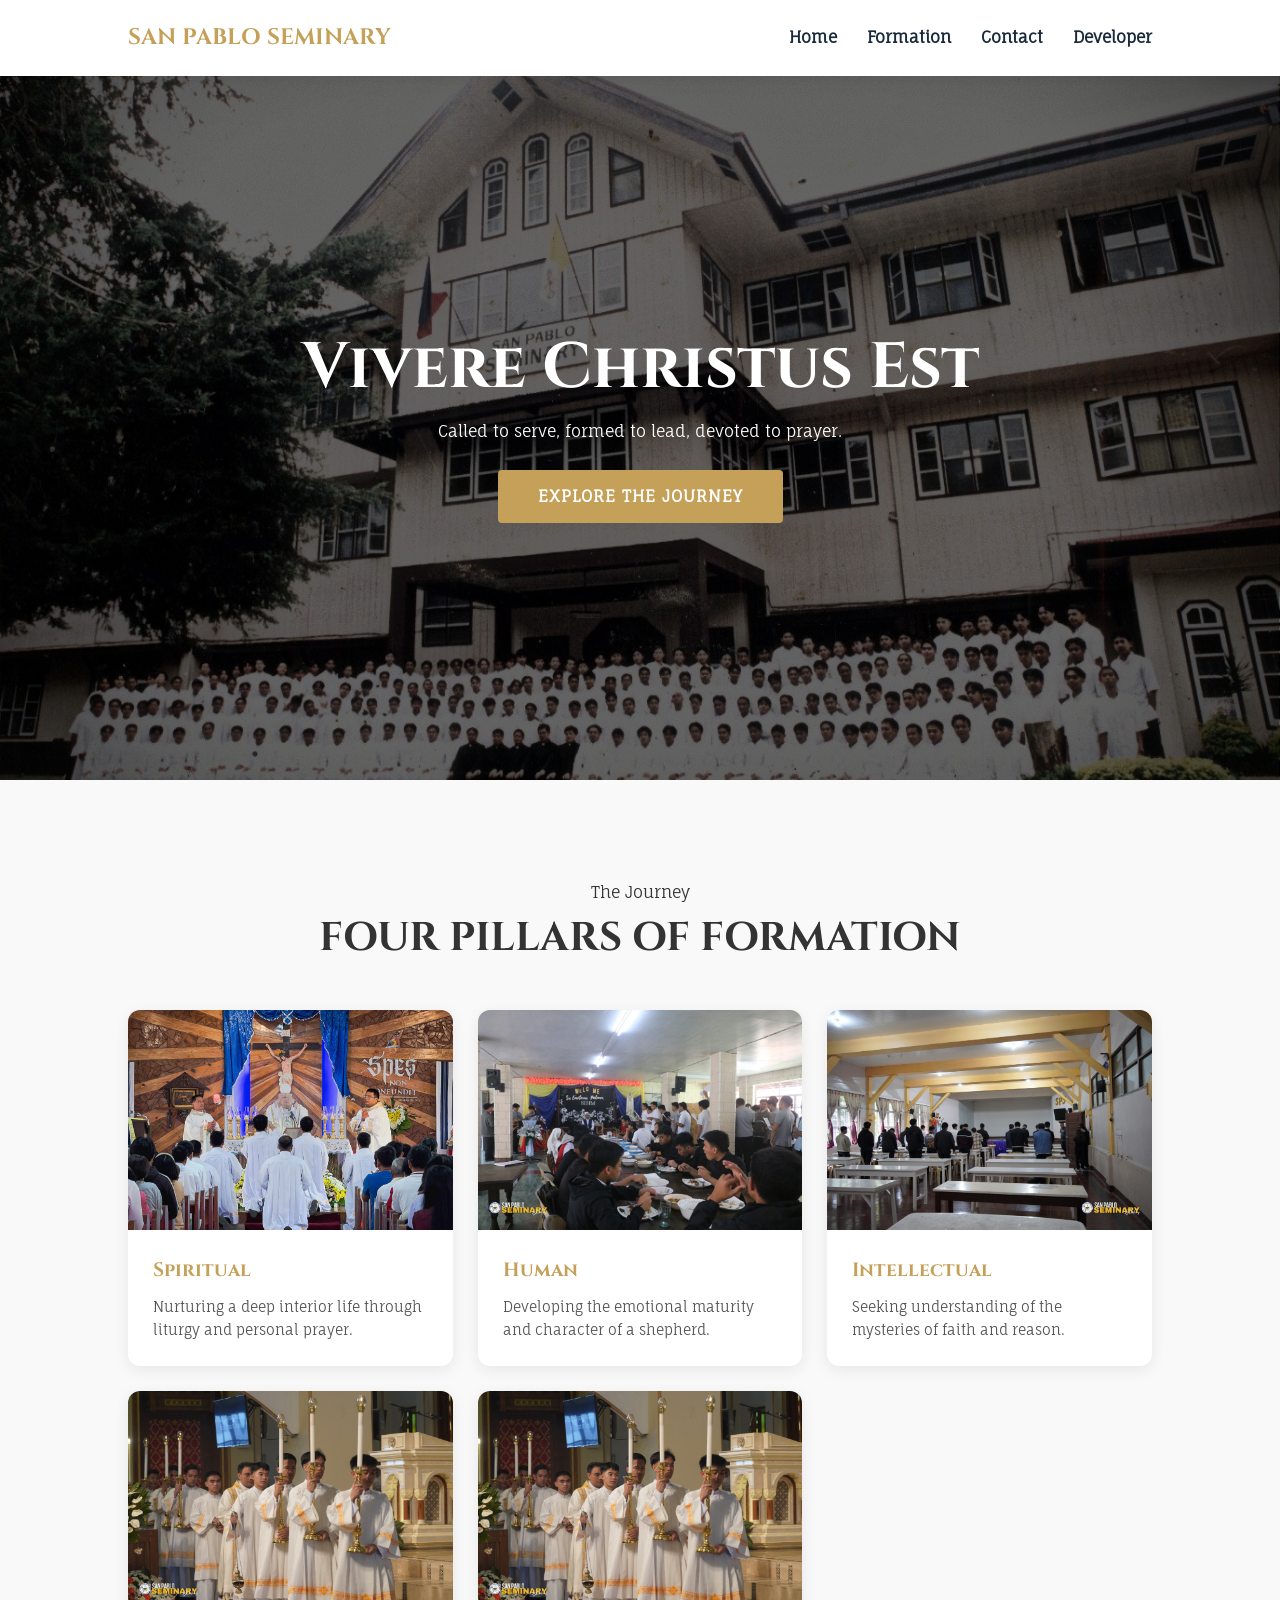
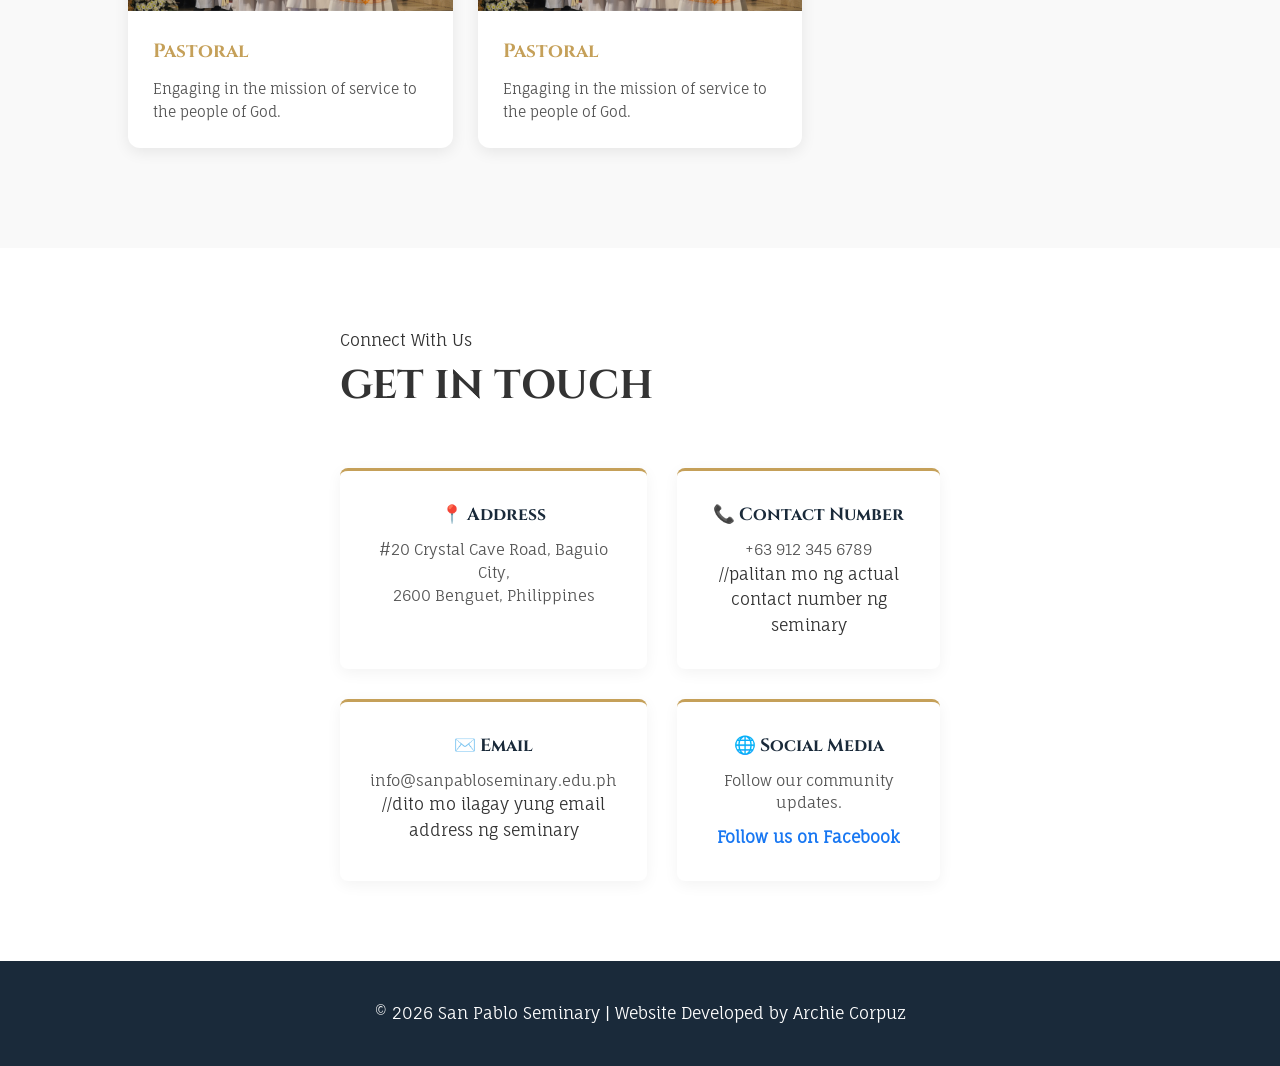
<file: index.html>
<!DOCTYPE html>
<html lang="en">
<head>
    <meta charset="UTF-8">
    <meta name="viewport" content="width=device-width, initial-scale=1.0">
    <title>SAN PABLO SEMINARY</title>
    <link rel="stylesheet" href="style.css">
    <link rel="icon" type="image/png" class="icon" href="logo.png">
    <link href="https://fonts.googleapis.com/css2?family=Cinzel:wght@400;700&family=Fauna+One&display=swap" rel="stylesheet">
</head>
<body>

    
    <nav class="navbar">
        <div class="logo">SAN PABLO SEMINARY</div>
        <ul class="nav-links">
            <li><a href="#home">Home</a></li>
            <li><a href="#pillars">Formation</a></li>
            <li><a href="#contact-section">Contact</a></li>
            <li><a href="developer.html">Developer</a></li>
        </ul>
    </nav>

    <header id="home" class="hero">
        <div class="hero-content">
            <h1>Vivere Christus Est</h1>
            <p>Called to serve, formed to lead, devoted to prayer.</p>
            <a href="#pillars" class="cta-button">Explore the Journey</a>
        </div>
    </header>

    <section id="pillars" class="pillars-section">
    <div class="section-header">
        <span class="subtitle">The Journey</span>
        <h2>Four Pillars of Formation</h2>
    </div>

    <div class="pillars-grid">
        <a href="spiritual.html" class="pillar-card-link">
            <div class="pillar-card spiritual">
                <div class="card-image"></div>
                <div class="card-inner">
                    <h3>Spiritual</h3>
                    <p>Nurturing a deep interior life through liturgy and personal prayer.</p>
                </div>
            </div>
        </a>

        <a href="human.html" class="pillar-card-link">
            <div class="pillar-card human">
                <div class="card-image"></div>
                <div class="card-inner">
                    <h3>Human</h3>
                    <p>Developing the emotional maturity and character of a shepherd.</p>
                </div>
            </div>
        </a>

        <a href="intellectual.html" class="pillar-card-link">
            <div class="pillar-card intellectual">
                <div class="card-image"></div>
                <div class="card-inner">
                    <h3>Intellectual</h3>
                    <p>Seeking understanding of the mysteries of faith and reason.</p>
                </div>
            </div>
        </a>

        <a href="pastoral.html" class="pillar-card-link">
            <div class="pillar-card pastoral">
                <div class="card-image"></div>
                <div class="card-inner">
                    <h3>Pastoral</h3>
                    <p>Engaging in the mission of service to the people of God.</p>
                </div>
            </div>
        </a>

        <a href="pastoral.html" class="pillar-card-link">
            <div class="pillar-card pastoral">
                <div class="card-image"></div>
                <div class="card-inner">
                    <h3>Pastoral</h3>
                    <p>Engaging in the mission of service to the people of God.</p>
                </div>
            </div>
        </a>
    </div>
</section>


    <section class="contact-section" id="contact-section">
    <div class="contact-container">
        <div class="section-header">
            <span class="subtitle">Connect With Us</span>
            <h2>Get in Touch</h2>
        </div>

        <div class="contact-grid-2x2">
            <!-- Top Left: Address -->
            <div class="contact-box">
                <h3>📍 Address</h3>
                <p>#20 Crystal Cave Road, Baguio City,<br>2600 Benguet, Philippines</p>
            </div>

            <!-- Top Right: Contact Number -->
            <div class="contact-box">
                <h3>📞 Contact Number</h3>
                <p>+63 912 345 6789</p> //palitan mo ng actual contact number ng seminary
            </div>

            <!-- Bottom Left: Email -->
            <div class="contact-box">
                <h3>✉️ Email</h3>
                <p>info@sanpabloseminary.edu.ph</p> //dito mo ilagay yung email address ng seminary
            </div>

            <!-- Bottom Right: Social Media -->
            <div class="contact-box">
                <h3>🌐 Social Media</h3>
                <p>Follow our community updates.</p>
                <a href="https://www.facebook.com/SPSGladius" target="_blank" class="fb-link">Follow us on Facebook</a>
            </div>
        </div>
    </div>
</section>

    <footer>
        <p>© 2026 San Pablo Seminary | Website Developed by Archie Corpuz</p>
    </footer>

</body>
</html>
</file>
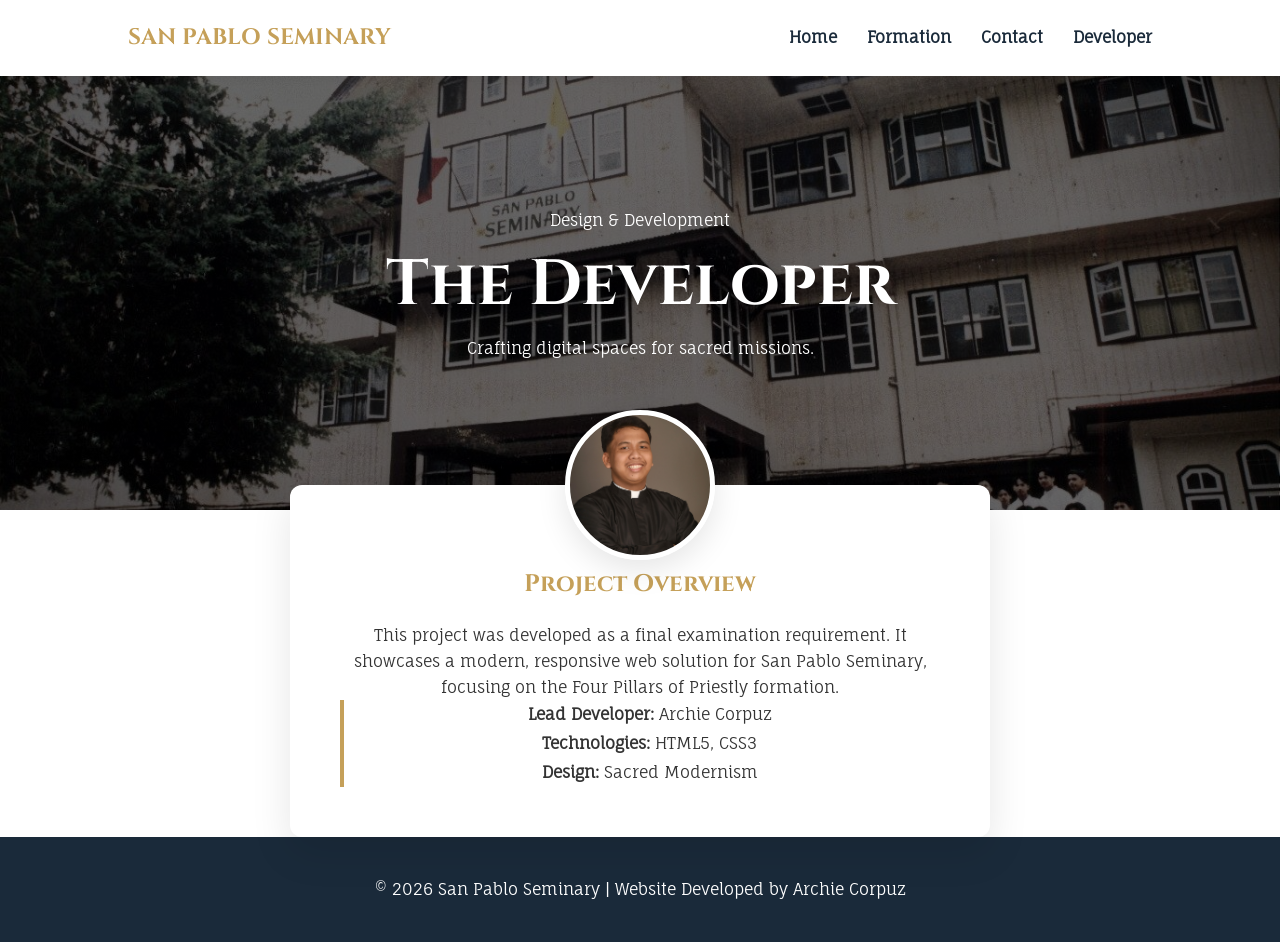
<file: developer.html>
<!DOCTYPE html>
<html lang="en">
<head>
    <meta charset="UTF-8">
    <meta name="viewport" content="width=device-width, initial-scale=1.0">
    <title>Developer Credits | Archie Corpuz</title>
    <link rel="icon" type="image/png" class="icon" href="logo.png">
    <link rel="stylesheet" href="style.css">
    <link href="https://fonts.googleapis.com/css2?family=Cinzel:wght@400;700&family=Fauna+One&display=swap" rel="stylesheet">
</head>
<body>

    <nav class="navbar">
        <div class="logo">SAN PABLO SEMINARY</div>
        <ul class="nav-links">
            <li><a href="index.html#home">Home</a></li>
            <li><a href="index.html#pillars">Formation</a></li>
            <li><a href="index.html#contact-section">Contact</a></li>
            <li><a href="developer.html">Developer</a></li>
        </ul>
    </nav>

    <header class="hero dev-hero">
        <div class="hero-content">
            <span class="subtitle">Design & Development</span>
            <h1>The Developer</h1>
            <p>Crafting digital spaces for sacred missions.</p>
        </div>
    </header>

    <section class="info">
        <div class="container dev-profile">
            <div class="profile-pic-container">
                <div class="profile-pic"></div>
            </div>

            <div class="dev-card">
                <h2>Project Overview</h2>
                <p>This project was developed as a final examination requirement. It showcases a modern, responsive web solution for San Pablo Seminary, focusing on the Four Pillars of Priestly formation.</p>
                
                <div class="dev-details">
                    <p><strong>Lead Developer:</strong> Archie Corpuz</p>
                    <p><strong>Technologies:</strong> HTML5, CSS3</p>
                    <p><strong>Design:</strong> Sacred Modernism</p>
                </div>

            </div>
        </div>
    </section>

    <footer>
        <p>© 2026 San Pablo Seminary | Website Developed by Archie Corpuz</p>
    </footer>

</body>
</html>
</file>
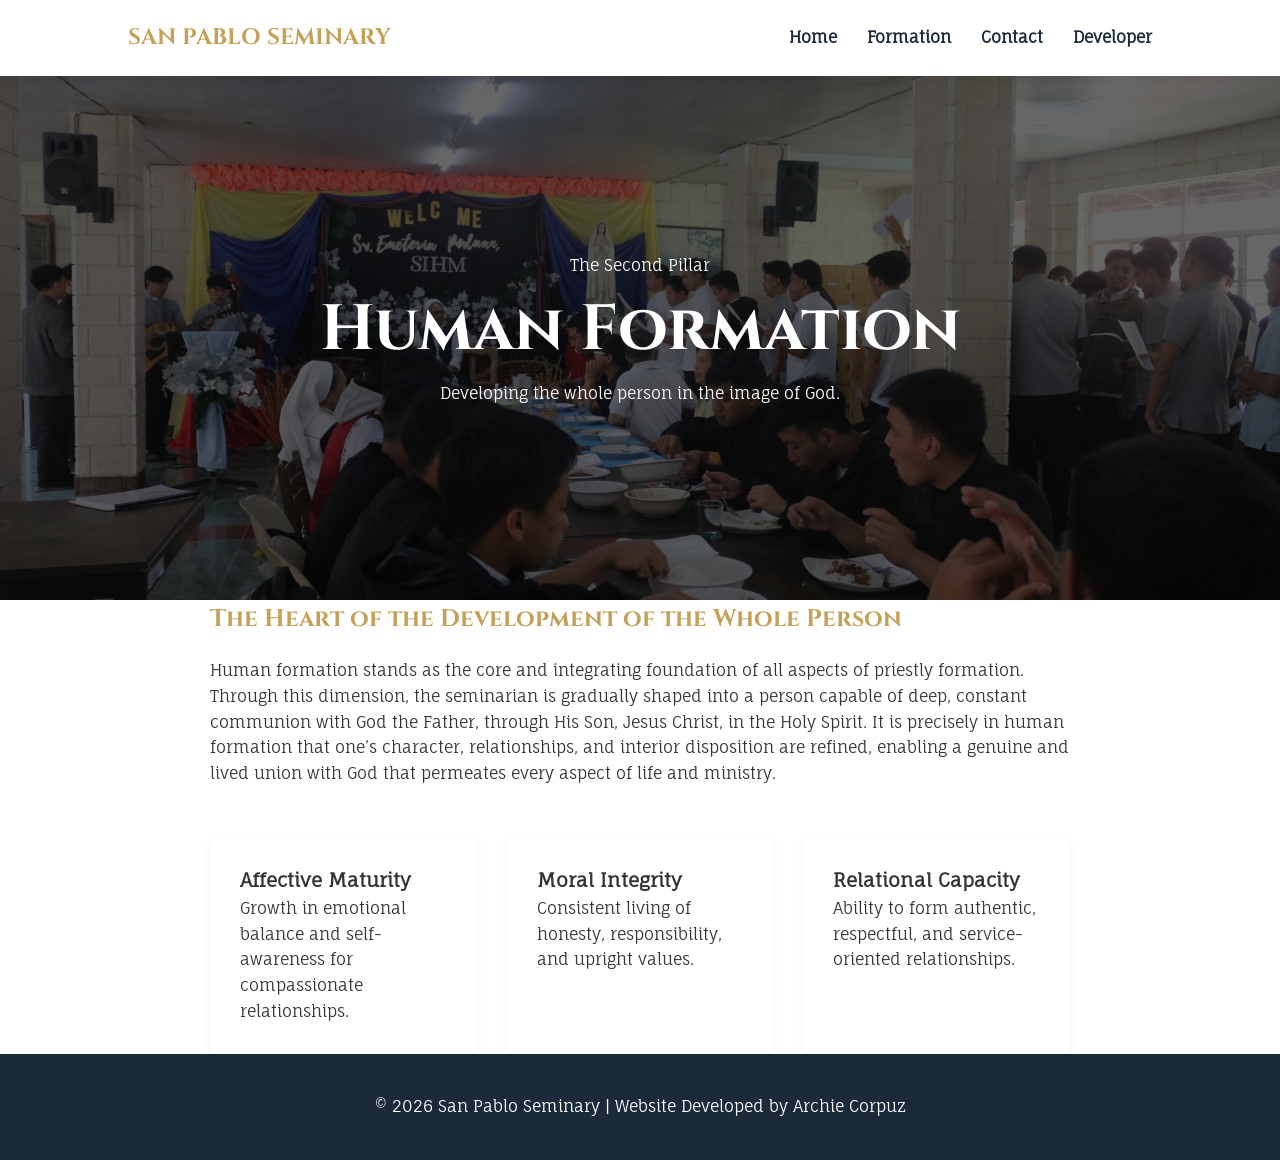
<file: human.html>
<!DOCTYPE html>
<html lang="en">
<head>
    <meta charset="UTF-8">
    <meta name="viewport" content="width=device-width, initial-scale=1.0">
    <title>Human Formation | Seminary Life</title>
    <link rel="icon" type="image/png" class="icon" href="logo.png">
    <link rel="stylesheet" href="style.css">
    <link href="https://fonts.googleapis.com/css2?family=Cinzel:wght@400;700&family=Fauna+One&display=swap" rel="stylesheet">
</head>
<body>

    <nav class="navbar">
        <div class="logo">SAN PABLO SEMINARY</div>
        <ul class="nav-links">
            <li><a href="index.html#home">Home</a></li>
            <li><a href="index.html#pillars">Formation</a></li>
            <li><a href="index.html#contact-section">Contact</a></li>
            <li><a href="developer.html">Developer</a></li>
        </ul>
    </nav>

    <header class="hero human-hero">
        <div class="hero-content">
            <span class="subtitle">The Second Pillar</span>
            <h1>Human Formation</h1>
            <p>Developing the whole person in the image of God.</p>
        </div>
    </header>

    <section class="info">
        <div class="container">
            <h2>The Heart of the Development of the Whole Person</h2>
            <p>
                Human formation stands as the core and integrating foundation of all aspects of priestly formation. 
                Through this dimension, the seminarian is gradually shaped into a person capable of deep, constant communion with God the Father, through His Son, Jesus Christ, in the Holy Spirit. 
                It is precisely in human formation that one’s character, relationships, and interior disposition are refined, enabling a genuine and lived union with God that permeates every aspect of life and ministry.
            </p>

            <div class="features">
                <div class="feature">
                    <h3>Affective Maturity</h3>
                    <p>Growth in emotional balance and self-awareness for compassionate relationships.</p>
                </div>
                <div class="feature">
                    <h3>Moral Integrity</h3>
                    <p>Consistent living of honesty, responsibility, and upright values.</p>
                </div>
                <div class="feature">
                    <h3>Relational Capacity</h3>
                    <p>Ability to form authentic, respectful, and service-oriented relationships.</p>
                </div>
            </div>
        </div>
    </section>

    <footer>
        <p>© 2026 San Pablo Seminary | Website Developed by Archie Corpuz</p>
    </footer>

</body>
</html>
</file>
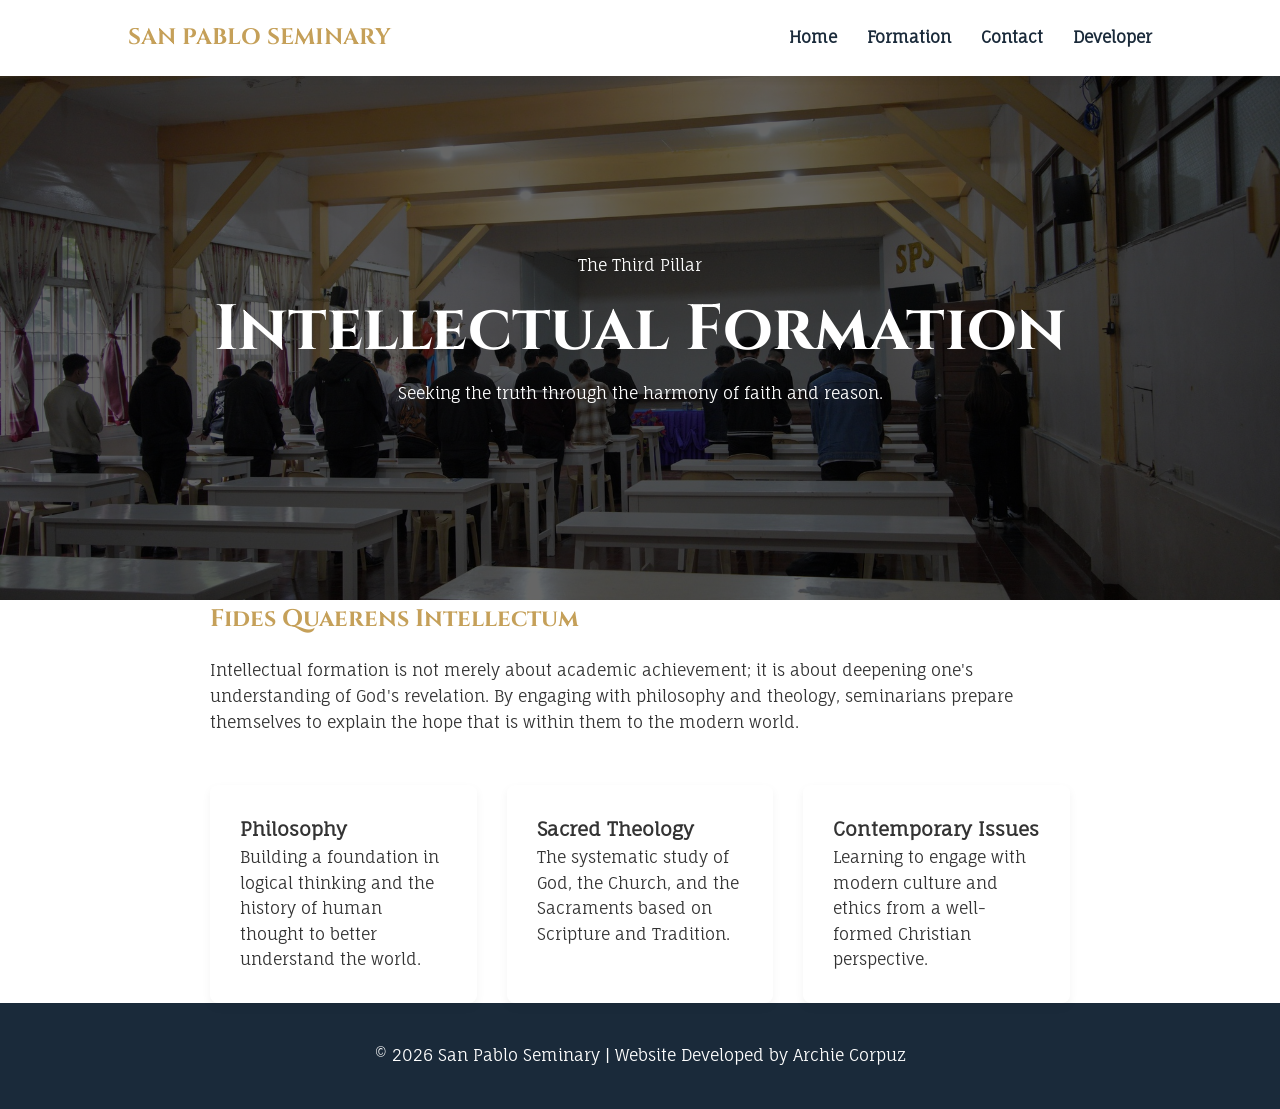
<file: intellectual.html>
<!DOCTYPE html>
<html lang="en">
<head>
    <meta charset="UTF-8">
    <meta name="viewport" content="width=device-width, initial-scale=1.0">
    <title>Intellectual Formation | San Pablo Seminary</title>
    <link rel="icon" type="image/png" class="icon" href="logo.png">
    <link rel="stylesheet" href="style.css">
    <link href="https://fonts.googleapis.com/css2?family=Cinzel:wght@400;700&family=Fauna+One&display=swap" rel="stylesheet">
</head>
<body>

    <nav class="navbar">
        <div class="logo">SAN PABLO SEMINARY</div>
        <ul class="nav-links">
            <li><a href="index.html#home">Home</a></li>
            <li><a href="index.html#pillars">Formation</a></li>
            <li><a href="index.html#contact-section">Contact</a></li>
            <li><a href="developer.html">Developer</a></li>
        </ul>
    </nav>

    <header class="hero intellectual-hero">
        <div class="hero-content">
            <span class="subtitle">The Third Pillar</span>
            <h1>Intellectual Formation</h1>
            <p>Seeking the truth through the harmony of faith and reason.</p>
        </div>
    </header>

    <section class="info">
        <div class="container">
            <h2>Fides Quaerens Intellectum</h2>
            <p class="intro-text">
                Intellectual formation is not merely about academic achievement; it is about 
                deepening one's understanding of God's revelation. By engaging with philosophy 
                and theology, seminarians prepare themselves to explain the hope that is 
                within them to the modern world.
            </p>

            <div class="features">
                <div class="feature">
                    <h3>Philosophy</h3>
                    <p>Building a foundation in logical thinking and the history of human thought to better understand the world.</p>
                </div>
                <div class="feature">
                    <h3>Sacred Theology</h3>
                    <p>The systematic study of God, the Church, and the Sacraments based on Scripture and Tradition.</p>
                </div>
                <div class="feature">
                    <h3>Contemporary Issues</h3>
                    <p>Learning to engage with modern culture and ethics from a well-formed Christian perspective.</p>
                </div>
            </div>
        </div>
    </section>

    <footer>
        <p>© 2026 San Pablo Seminary | Website Developed by Archie Corpuz</p>
    </footer>

</body>
</html>
</file>
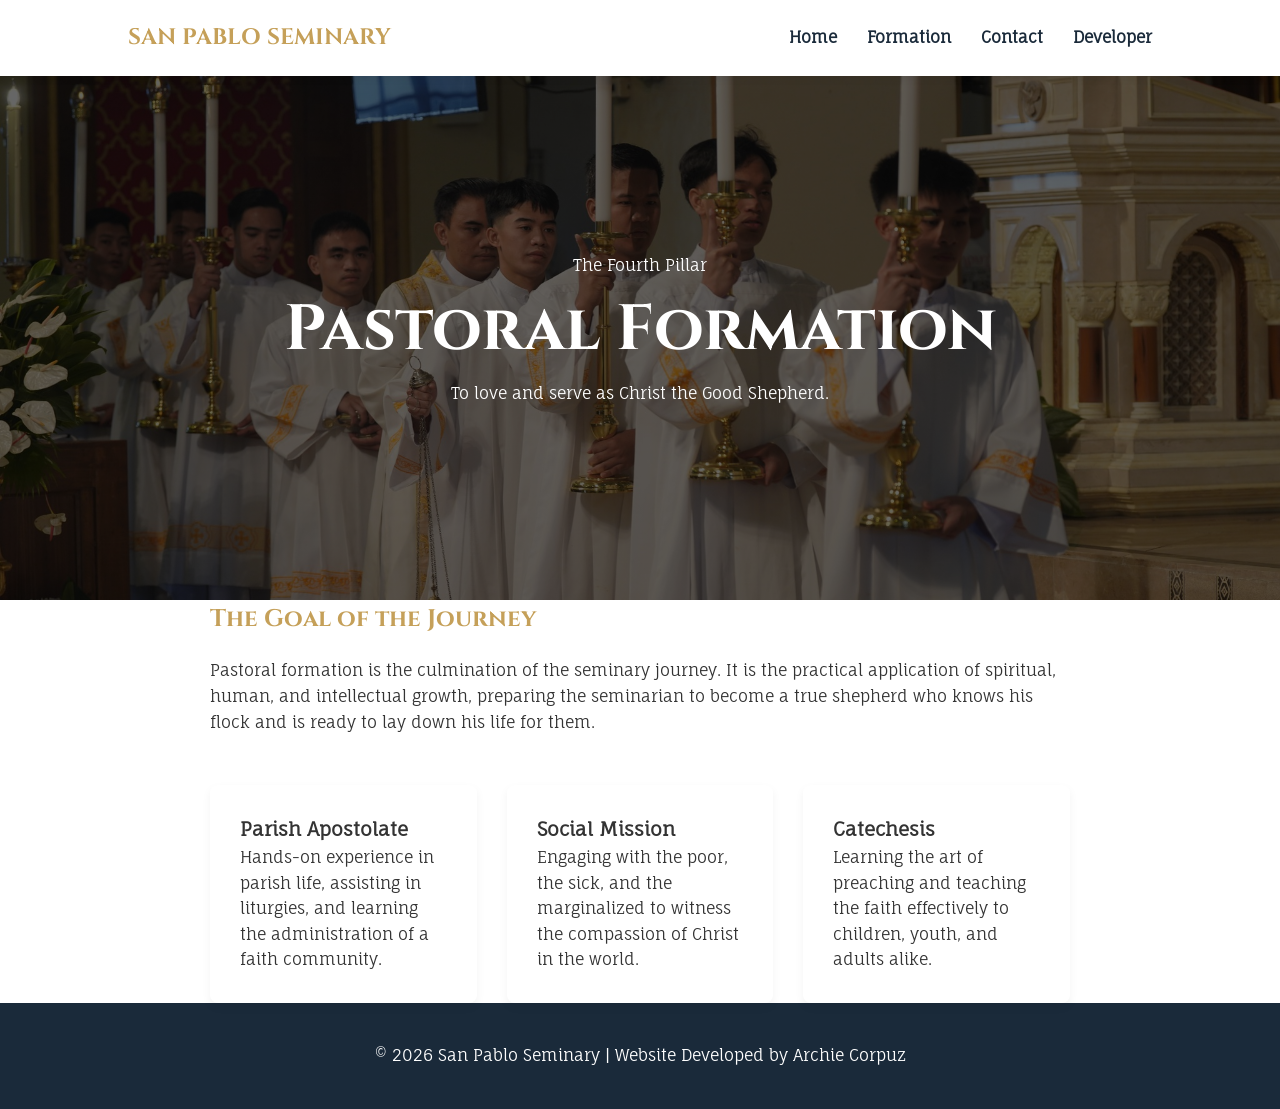
<file: pastoral.html>
<!DOCTYPE html>
<html lang="en">
<head>
    <meta charset="UTF-8">
    <meta name="viewport" content="width=device-width, initial-scale=1.0">
    <title>Pastoral Formation | Seminary Life</title>
    <link rel="icon" type="image/png" class="icon" href="logo.png">
    <link rel="stylesheet" href="style.css">
    <link href="https://fonts.googleapis.com/css2?family=Cinzel:wght@400;700&family=Fauna+One&display=swap" rel="stylesheet">
</head>
<body>

    <nav class="navbar">
        <div class="logo">SAN PABLO SEMINARY</div>
        <ul class="nav-links">
            <li><a href="index.html#home">Home</a></li>
            <li><a href="index.html#pillars">Formation</a></li>
            <li><a href="index.html#contact-section">Contact</a></li>
            <li><a href="developer.html">Developer</a></li>
        </ul>
    </nav>

    <header class="hero pastoral-hero">
        <div class="hero-content">
            <span class="subtitle">The Fourth Pillar</span>
            <h1>Pastoral Formation</h1>
            <p>To love and serve as Christ the Good Shepherd.</p>
        </div>
    </header>

    <section class="info">
        <div class="container">
            <h2>The Goal of the Journey</h2>
            <p>
                Pastoral formation is the culmination of the seminary journey. It is the 
                practical application of spiritual, human, and intellectual growth, 
                preparing the seminarian to become a true shepherd who knows his flock 
                and is ready to lay down his life for them.
            </p>

            <div class="features">
                <div class="feature">
                    <h3>Parish Apostolate</h3>
                    <p>Hands-on experience in parish life, assisting in liturgies, and learning the administration of a faith community.</p>
                </div>
                <div class="feature">
                    <h3>Social Mission</h3>
                    <p>Engaging with the poor, the sick, and the marginalized to witness the compassion of Christ in the world.</p>
                </div>
                <div class="feature">
                    <h3>Catechesis</h3>
                    <p>Learning the art of preaching and teaching the faith effectively to children, youth, and adults alike.</p>
                </div>
            </div>
        </div>
    </section>

    <footer>
        <p>© 2026 San Pablo Seminary | Website Developed by Archie Corpuz</p>
    </footer>

</body>
</html>
</file>
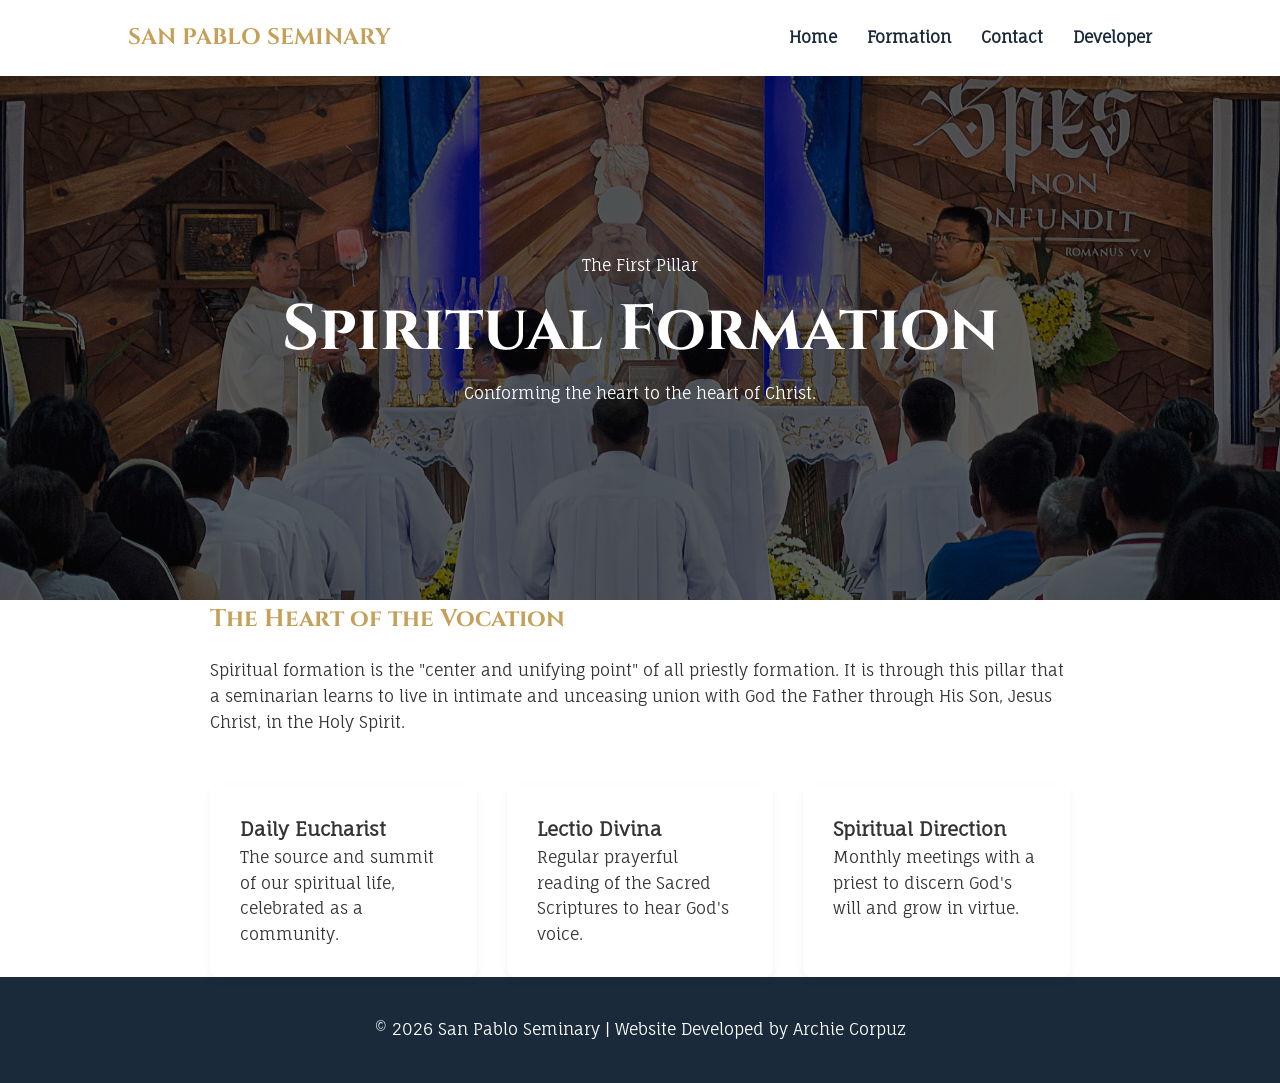
<file: spiritual.html>
<!DOCTYPE html>
<html lang="en">
<head>
    <meta charset="UTF-8">
    <meta name="viewport" content="width=device-width, initial-scale=1.0">
    <title>Spiritual Formation | Seminary Life</title>
    <link rel="icon" type="image/png" class="icon" href="logo.png">
    <link rel="stylesheet" href="style.css">
    <link href="https://fonts.googleapis.com/css2?family=Cinzel:wght@400;700&family=Fauna+One&display=swap" rel="stylesheet">
</head>
<body>

    <nav class="navbar">
        <div class="logo">SAN PABLO SEMINARY</div>
        <ul class="nav-links">
            <li><a href="index.html#home">Home</a></li>
            <li><a href="index.html#pillars">Formation</a></li>
            <li><a href="index.html#contact-section">Contact</a></li>
            <li><a href="developer.html">Developer</a></li>
        </ul>
    </nav>

    <header class="hero spiritual-hero">
        <div class="hero-content">
            <span class="subtitle">The First Pillar</span>
            <h1>Spiritual Formation</h1>
            <p>Conforming the heart to the heart of Christ.</p>
        </div>
    </header>

    <section class="info">
        <div class="container">
            <h2>The Heart of the Vocation</h2>
            <p>
                Spiritual formation is the "center and unifying point" of all priestly formation. 
                It is through this pillar that a seminarian learns to live in intimate and unceasing 
                union with God the Father through His Son, Jesus Christ, in the Holy Spirit.
            </p>

            <div class="features">
                <div class="feature">
                    <h3>Daily Eucharist</h3>
                    <p>The source and summit of our spiritual life, celebrated as a community.</p>
                </div>
                <div class="feature">
                    <h3>Lectio Divina</h3>
                    <p>Regular prayerful reading of the Sacred Scriptures to hear God's voice.</p>
                </div>
                <div class="feature">
                    <h3>Spiritual Direction</h3>
                    <p>Monthly meetings with a priest to discern God's will and grow in virtue.</p>
                </div>
            </div>
        </div>
    </section>

    <footer>
        <p>© 2026 San Pablo Seminary | Website Developed by Archie Corpuz</p>
    </footer>

</body>
</html>
</file>
<file: style.css>
:root {
    --gold: #c5a059;
    --dark-blue: #1a2a3a;
    --light-gray: #f9f9f9;
    --white: #ffffff;
    --text: #333333;
}

/* 1. Global Reset */
* {
    margin: 0;
    padding: 0;
    box-sizing: border-box;
}

html {
    scroll-behavior: smooth;
}

body {
    font-family: 'Fauna One', serif;
    color: var(--text);
    line-height: 1.6;
    background-color: var(--white);
}

/* 2. Navbar */
.navbar {
    display: flex;
    justify-content: space-between;
    align-items: center;
    padding: 20px 10%;
    background: var(--white);
    position: fixed;
    width: 100%;
    top: 0;
    z-index: 1000;
    box-shadow: 0 2px 10px rgba(0,0,0,0.05);
}

.logo {
    font-family: 'Cinzel', serif;
    font-weight: 700;
    color: var(--gold);
    font-size: 1.4rem;
}


/* Fix for the Hero Call-to-Action Button */
.cta-button {
    display: inline-block !important;
    margin-top: 25px !important;
    padding: 14px 40px !important;
    background-color: var(--gold) !important; /* Forces the gold background */
    color: #ffffff !important; /* Forces white text */
    text-decoration: none !important; /* Removes the underline */
    border-radius: 4px;
    font-weight: 700;
    text-transform: uppercase;
    letter-spacing: 1px;
    transition: all 0.3s ease;
    border: none;
}

.cta-button:hover {
    background-color: #a68546 !important; /* Darker gold on hover */
    transform: translateY(-3px);
    box-shadow: 0 5px 15px rgba(0,0,0,0.3);
    color: #ffffff !important;
}
.nav-links {
    display: flex;
    list-style: none;
}

.nav-links li { margin-left: 30px; }

.nav-links a {
    text-decoration: none;
    color: var(--dark-blue);
    font-weight: 600;
    transition: 0.3s;
}

.nav-links a:hover { color: var(--gold); }

/* 3. Hero Section */
.hero {
    height: 80vh;
    background: linear-gradient(rgba(0,0,0,0.6), rgba(0,0,0,0.6)), url('front-cover.jpg') center/cover no-repeat;
    display: flex;
    justify-content: center;
    align-items: center;
    text-align: center;
    color: var(--white);
    margin-top: 60px; /* Space for fixed navbar */
}

.hero-content h1 {
    font-family: 'Cinzel', serif;
    font-size: 4rem;
}

/* 4. Pillars Section */
.pillars-section {
    padding: 100px 10%;
    background: var(--light-gray);
    text-align: center;
}

.section-header h2 {
    font-family: 'Cinzel', serif;
    font-size: 2.5rem;
    margin-bottom: 40px;
    text-transform: uppercase;
}

.pillars-grid {
    display: grid;
    grid-template-columns: repeat(auto-fit, minmax(250px, 1fr));
    gap: 25px;
}

/* 5. The Clickable Card Design */
.pillar-card-link {
    text-decoration: none;
    color: inherit;
    display: block;
}

.pillar-card {
    background: white;
    border-radius: 12px;
    overflow: hidden;
    box-shadow: 0 4px 15px rgba(0,0,0,0.08);
    transition: transform 0.3s ease, box-shadow 0.3s ease;
    height: 100%;
    display: flex;
    flex-direction: column;
}

/* THE IMAGE PART - Matches your HTML <div class="card-image"> */
.card-image {
    height: 220px;
    background-size: cover;
    background-position: center;
}

/* Link to your specific filenames */
.spiritual .card-image { background-image: url('spiritual_formation.jpg'); }
.human .card-image { background-image: url('human_formation.jpg'); }
.intellectual .card-image { background-image: url('intellectual_formation.jpg'); }
.pastoral .card-image { background-image: url('pastoral_formation.jpg'); }

/* THE TEXT PART - Matches your HTML <div class="card-inner"> */
.card-inner {
    padding: 25px;
    text-align: left;
    flex-grow: 1;
}

.card-inner h3 {
    font-family: 'Cinzel', serif;
    color: var(--gold);
    margin-bottom: 10px;
    font-size: 1.2rem;
}

.card-inner p {
    font-size: 0.9rem;
    color: #555;
}

/* Hover effect for the whole card */
.pillar-card-link:hover .pillar-card {
    transform: translateY(-10px);
    box-shadow: 0 12px 30px rgba(0,0,0,0.15);
}

/* 6. Contact & Footer */
.contact-section { padding: 80px 10%; }
.contact-container { max-width: 600px; margin: 0 auto; }

form input, form textarea {
    width: 100%;
    padding: 15px;
    margin-bottom: 15px;
    border: 1px solid #ddd;
    border-radius: 4px;
}

.submit-btn {
    width: 100%;
    padding: 15px;
    background: var(--dark-blue);
    color: white;
    border: none;
    cursor: pointer;
}

footer {
    padding: 40px;
    text-align: center;
    background: var(--dark-blue);   
    color: white;
}

/* Spiritual Page Specific Hero */
.spiritual-hero {
    /* Use your spiritual formation photo here */
    background: linear-gradient(rgba(0,0,0,0.6), rgba(0,0,0,0.6)), url('spiritual_formation.jpg') center/cover no-repeat;
    height: 60vh; /* Shorter than the home page hero */
}


.human-hero {
    /* Use your human formation photo here */
    background: linear-gradient(rgba(0,0,0,0.6), rgba(0,0,0,0.6)), url('human_formation.jpg') center/cover no-repeat;
    height: 60vh; /* Shorter than the home page hero */

}

.intellectual-hero {
    /* Use your human formation photo here */
    background: linear-gradient(rgba(0,0,0,0.6), rgba(0,0,0,0.6)), url('intellectual_formation.jpg') center/cover no-repeat;
    height: 60vh; /* Shorter than the home page hero */

}

.pastoral-hero {
    /* Use your human formation photo here */
    background: linear-gradient(rgba(0,0,0,0.6), rgba(0,0,0,0.6)), url('pastoral_formation.jpg') center/cover no-repeat;
    height: 60vh; /* Shorter than the home page hero */

}

/* Container for text readability */
.container {
    max-width: 900px;
    margin: 0 auto;
    padding: 0 20px;
}

.info h2 {
    font-family: 'Cinzel', serif;
    color: var(--gold);
    margin-bottom: 20px;
}

/* Ensuring the features from index.html look good here too */
.features {
    display: flex;
    justify-content: space-around;
    gap: 30px;
    margin-top: 50px;
    flex-wrap: wrap; /* Helps on mobile */
}

.feature {
    flex: 1;
    min-width: 250px;
    background: var(--white);
    padding: 30px;
    border-radius: 8px;
    box-shadow: 0 4px 10px rgba(0,0,0,0.05);
}

/* Developer Page Specific Hero */
.dev-hero {
    /* Use a clean, professional background or a solid dark-blue */
    background: linear-gradient(rgba(0,0,0,0.6), rgba(0,0,0,0.6)), url('front-cover.jpg') center/cover no-repeat;
    height: 50vh;
}

/* Developer Profile Picture Styles */
.profile-pic-container {
    display: flex;
    justify-content: center;
    margin-top: -100px; /* Pulls the image up to overlap the hero */
}

.profile-pic {
    width: 150px;
    height: 150px;
    border-radius: 50%; /* Makes it a circle */
    border: 5px solid var(--white); /* White border to make it pop */
    box-shadow: 0 10px 30px rgba(0,0,0,0.1);
    
    
    background: url('unnamed.jpg') center/cover no-repeat;
    z-index: 10;
}

/* Adjusting the Developer Card position */
.dev-profile {
    display: flex;
    flex-direction: column; /* Stack pic and card */
    align-items: center;
    margin-top: 0; /* Let the profile-pic-container handle the overlap */
}

.dev-card {
    background: var(--white);
    padding: 80px 50px 50px; /* Increased top padding from 60px to 80px */
    border-radius: 12px;
    box-shadow: 0 15px 40px rgba(0,0,0,0.1);
    max-width: 700px;
    text-align: center;
    margin-top: -75px; /* Keeps the card overlapping the blue section */
    position: relative; 
}

.dev-details {
    line-height: 1.8; /* Adds a bit more space between lines of text */
    border-left: 4px solid var(--gold); /* Adds a nice gold accent line to the left */
    padding-left: 15px;
}

/* 2x2 Grid Layout */
.contact-grid-2x2 {
    display: grid;
    grid-template-columns: 1fr 1fr; /* Two columns */
    grid-template-rows: auto auto;   /* Two rows */
    gap: 30px;
    margin-top: 50px;
}

.contact-box {
    background: #ffffff;
    padding: 30px;
    border-radius: 8px;
    text-align: center; /* Centers text for a clean look */
    box-shadow: 0 4px 15px rgba(0,0,0,0.05);
    border-top: 3px solid var(--gold); /* Adds a nice gold accent top */
}

.contact-box h3 {
    font-family: 'Cinzel', serif;
    color: var(--dark-blue);
    margin-bottom: 10px;
    font-size: 1.1rem;
}

.contact-box p {
    font-size: 0.95rem;
    color: #555;
    line-height: 1.5;
}

/* Facebook Link Styling */
.fb-link {
    display: inline-block;
    margin-top: 10px;
    color: #1877F2;
    text-decoration: none;
    font-weight: 600;
}

.fb-link:hover {
    text-decoration: underline;
}

/* Mobile View: Change back to 1 column on phones */
@media (max-width: 600px) {
    .contact-grid-2x2 {
        grid-template-columns: 1fr;
    }
}
</file>
